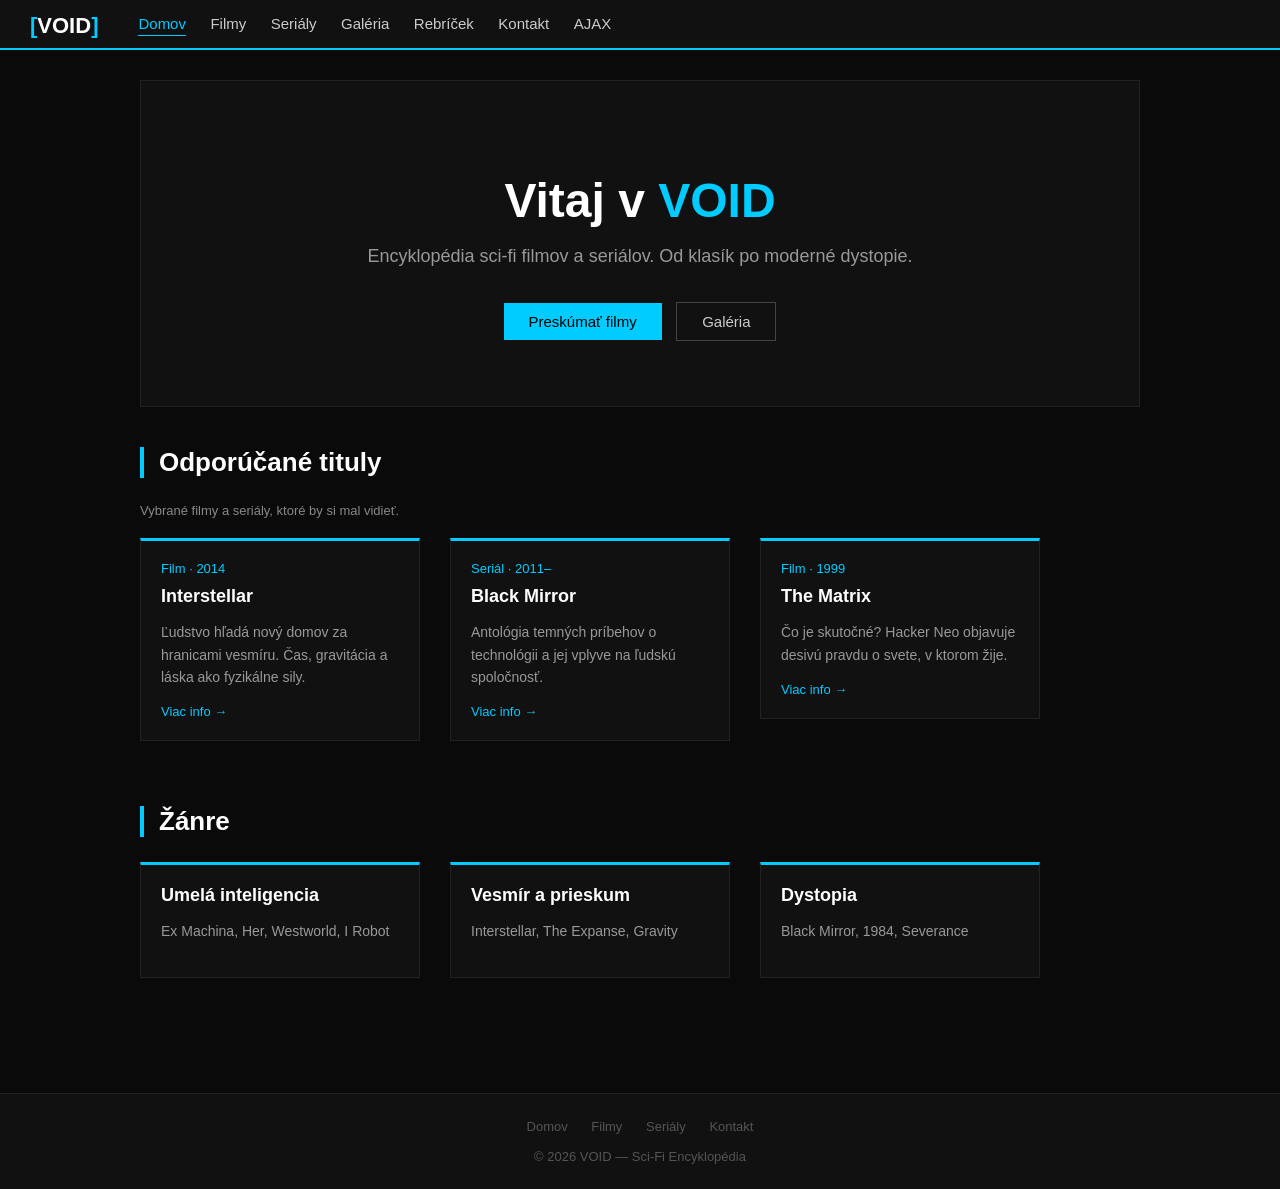
<file: index.html>
<!DOCTYPE html>
<html lang="sk">
<head>
    <meta charset="UTF-8">
    <meta name="viewport" content="width=device-width, initial-scale=1.0">
    <title>Sci-Fi Portal</title>
    <link rel="stylesheet" href="css/style.css">
</head>
<body>

<nav>
    <div class="logo"><span>[</span>VOID<span>]</span></div>
    <ul>
        <li><a href="index.html" class="active">Domov</a></li>
        <li><a href="pages/filmy.html">Filmy</a></li>
        <li><a href="pages/serialy.html">Seriály</a></li>
        <li><a href="pages/galeria.html">Galéria</a></li>
        <li><a href="pages/rebricek.html">Rebríček</a></li>
        <li><a href="pages/kontakt.html">Kontakt</a></li>
        <li><a href="ajax.html">AJAX</a></li>
    </ul>
</nav>

<div class="obsah">

    <div class="hero">
        <h1>Vitaj v <span>VOID</span></h1>
        <p>Encyklopédia sci-fi filmov a seriálov. Od klasík po moderné dystopie.</p>
        <a href="pages/filmy.html" class="tlacidlo">Preskúmať filmy</a>
        <a href="pages/galeria.html" class="tlacidlo-obrys">Galéria</a>
    </div>

    <h2 class="nadpis-sekcie">Odporúčané tituly</h2>
    <p class="popis-sekcie">Vybrané filmy a seriály, ktoré by si mal vidieť.</p>

    <div class="karty">
        <div class="karta">
            <div class="rok">Film · 2014</div>
            <h3>Interstellar</h3>
            <p>Ľudstvo hľadá nový domov za hranicami vesmíru. Čas, gravitácia a láska ako fyzikálne sily.</p>
            <a href="pages/filmy.html">Viac info →</a>
        </div>
        <div class="karta">
            <div class="rok">Seriál · 2011–</div>
            <h3>Black Mirror</h3>
            <p>Antológia temných príbehov o technológii a jej vplyve na ľudskú spoločnosť.</p>
            <a href="pages/serialy.html">Viac info →</a>
        </div>
        <div class="karta">
            <div class="rok">Film · 1999</div>
            <h3>The Matrix</h3>
            <p>Čo je skutočné? Hacker Neo objavuje desivú pravdu o svete, v ktorom žije.</p>
            <a href="pages/filmy.html">Viac info →</a>
        </div>
    </div>

    <h2 class="nadpis-sekcie">Žánre</h2>
    <div class="karty">
        <div class="karta">
            <h3>Umelá inteligencia</h3>
            <p>Ex Machina, Her, Westworld, I Robot</p>
        </div>
        <div class="karta">
            <h3>Vesmír a prieskum</h3>
            <p>Interstellar, The Expanse, Gravity</p>
        </div>
        <div class="karta">
            <h3>Dystopia</h3>
            <p>Black Mirror, 1984, Severance</p>
        </div>
    </div>

</div>

<footer>
    <a href="index.html">Domov</a>
    <a href="pages/filmy.html">Filmy</a>
    <a href="pages/serialy.html">Seriály</a>
    <a href="pages/kontakt.html">Kontakt</a>
    <br><br>
    © 2026 VOID — Sci-Fi Encyklopédia
</footer>

<script src="js/main.js"></script>
</body>
</html>
</file>
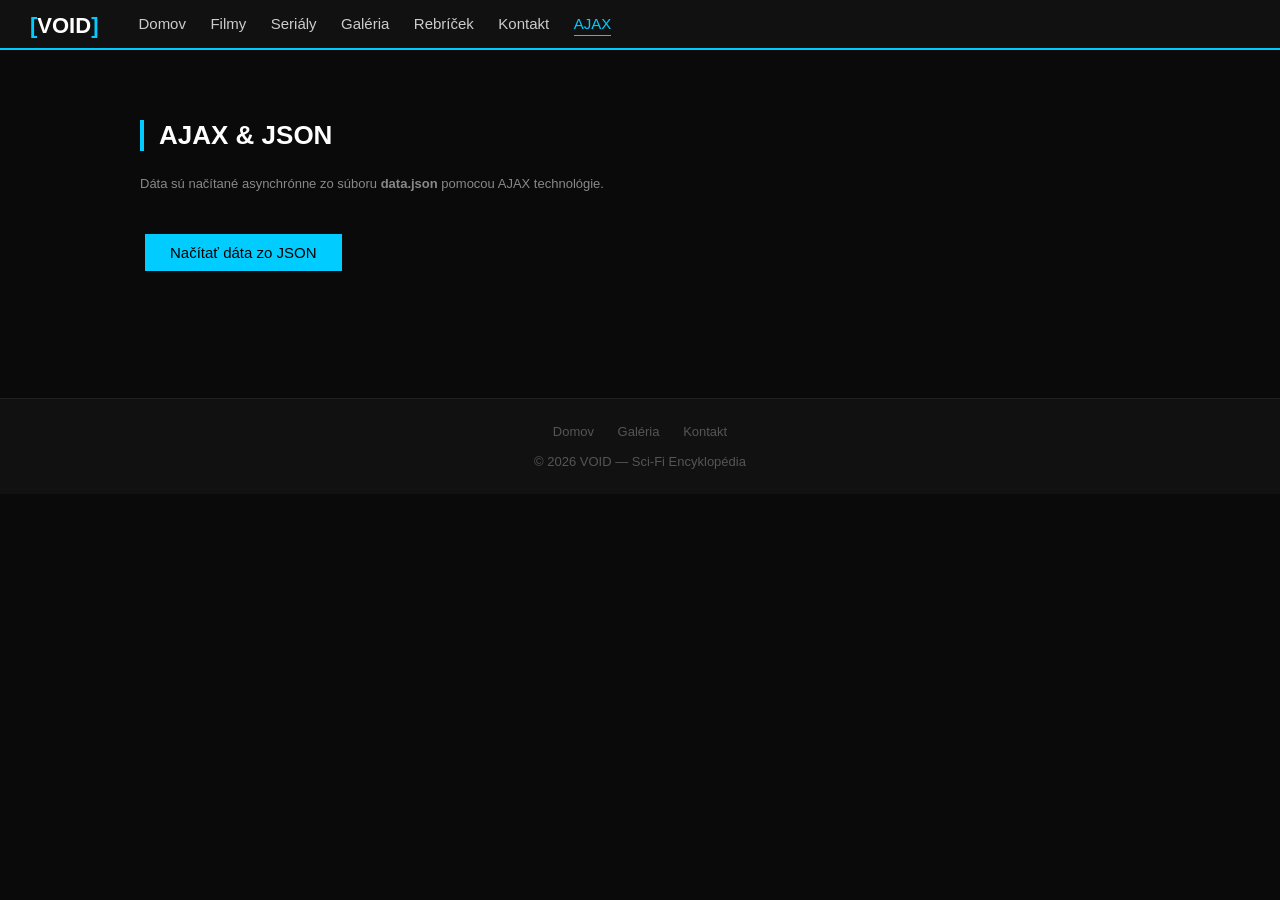
<file: pages/ajax.html>
<!DOCTYPE html>
<html lang="sk">
<head>
    <meta charset="UTF-8">
    <meta name="viewport" content="width=device-width, initial-scale=1.0">
    <title>AJAX Dáta — Sci-Fi Portal</title>
    <link rel="stylesheet" href="../css/style.css">
</head>
<body>

<nav>
    <div class="logo"><span>[</span>VOID<span>]</span></div>
    <ul>
        <li><a href="../index.html">Domov</a></li>
        <li><a href="filmy.html">Filmy</a></li>
        <li><a href="serialy.html">Seriály</a></li>
        <li><a href="galeria.html">Galéria</a></li>
        <li><a href="rebricek.html">Rebríček</a></li>
        <li><a href="kontakt.html">Kontakt</a></li>
        <li><a href="ajax.html" class="active">AJAX</a></li>
    </ul>
</nav>

<div class="obsah">

    <h1 class="nadpis-sekcie">AJAX & JSON</h1>
    <p class="popis-sekcie">Dáta sú načítané asynchrónne zo súboru <strong>data.json</strong> pomocou AJAX technológie.</p>

    <br>
    <button class="tlacidlo" onclick="nacitajData()">Načítať dáta zo JSON</button>
    <br><br>

    <p id="stav" style="color:#888888; font-size:14px;"></p>

    <div id="tabulka"></div>

</div>

<footer>
    <a href="../index.html">Domov</a>
    <a href="galeria.html">Galéria</a>
    <a href="kontakt.html">Kontakt</a>
    <br><br>
    © 2026 VOID — Sci-Fi Encyklopédia
</footer>

<script src="../js/main.js"></script>

<script>
    function nacitajData() {

        document.getElementById("stav").textContent = "Načítavam dáta...";

        var xhr = new XMLHttpRequest();

        xhr.open("GET", "../data.json", true);

        xhr.onload = function() {

            if (xhr.status === 200) {

                var data = JSON.parse(xhr.responseText);

                document.getElementById("stav").textContent = "Načítané " + data.length + " záznamov.";

                vykreslTabulku(data);

            } else {
                document.getElementById("stav").textContent = "Chyba pri načítaní súboru.";
            }
        };

        xhr.send();
    }

    function vykreslTabulku(data) {

        var html = "<table>";

        html = html + "<thead><tr>";
        html = html + "<th>Názov</th>";
        html = html + "<th>Rok</th>";
        html = html + "<th>Typ</th>";
        html = html + "<th>Režisér</th>";
        html = html + "<th>Žánre</th>";
        html = html + "<th>IMDB</th>";
        html = html + "<th>Rotten Tomatoes</th>";
        html = html + "</tr></thead>";

        html = html + "<tbody>";

        for (var i = 0; i < data.length; i++) {
            var film = data[i];

            var zanre = film.info.zanre.join(", ");

            html = html + "<tr>";
            html = html + "<td>" + film.nazov + "</td>";
            html = html + "<td>" + film.rok + "</td>";
            html = html + "<td>" + film.typ + "</td>";
            html = html + "<td>" + film.info.reziser + "</td>";      // úroveň 2
            html = html + "<td>" + zanre + "</td>";                   // úroveň 2
            html = html + "<td>" + film.info.hodnotenie.imdb + "</td>"; // úroveň 3
            html = html + "<td>" + film.info.hodnotenie.rt + "%</td>";  // úroveň 3
            html = html + "</tr>";
        }

        html = html + "</tbody></table>";

        document.getElementById("tabulka").innerHTML = html;
    }
</script>

</body>
</html>
</file>
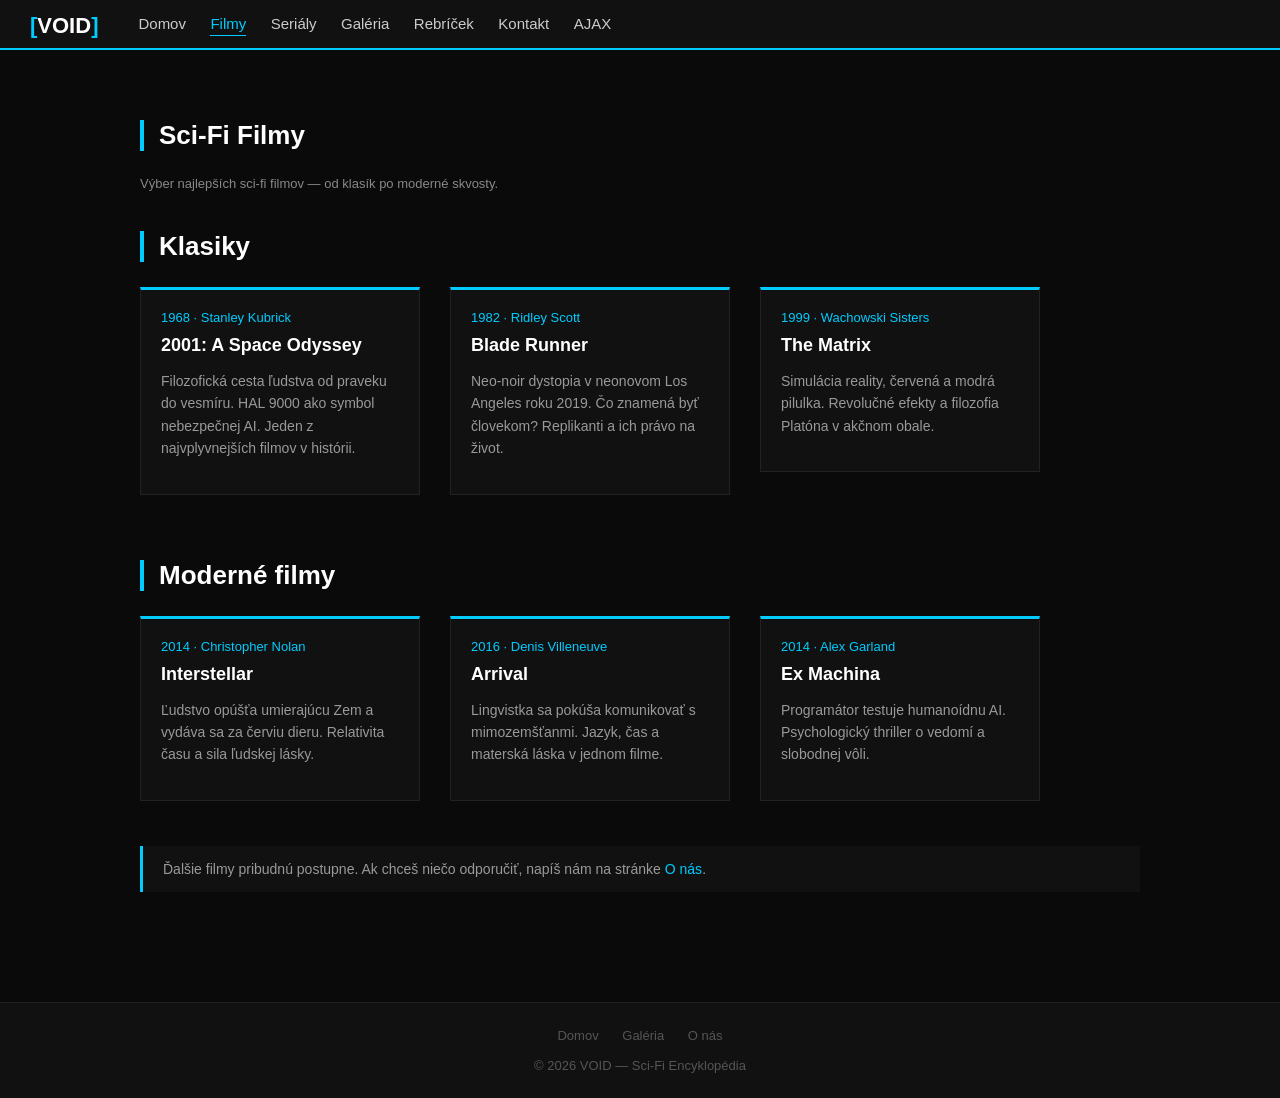
<file: pages/filmy.html>
<!DOCTYPE html>
<html lang="sk">
<head>
    <meta charset="UTF-8">
    <meta name="viewport" content="width=device-width, initial-scale=1.0">
    <title>Filmy — Sci-Fi Portal</title>
    <link rel="stylesheet" href="../css/style.css">
</head>
<body>

<nav>
    <div class="logo"><span>[</span>VOID<span>]</span></div>
    <ul>
        <li><a href="../index.html">Domov</a></li>
        <li><a href="filmy.html" class="active">Filmy</a></li>
        <li><a href="serialy.html">Seriály</a></li>
        <li><a href="galeria.html">Galéria</a></li>
        <li><a href="rebricek.html">Rebríček</a></li>
        <li><a href="kontakt.html">Kontakt</a></li>
        <li><a href="ajax.html">AJAX</a></li>
    </ul>
</nav>

<div class="obsah">

    <h1 class="nadpis-sekcie">Sci-Fi Filmy</h1>
    <p class="popis-sekcie">Výber najlepších sci-fi filmov — od klasík po moderné skvosty.</p>

    <h2 class="nadpis-sekcie">Klasiky</h2>
    <div class="karty">
        <div class="karta">
            <div class="rok">1968 · Stanley Kubrick</div>
            <h3>2001: A Space Odyssey</h3>
            <p>Filozofická cesta ľudstva od praveku do vesmíru. HAL 9000 ako symbol nebezpečnej AI. Jeden z najvplyvnejších filmov v histórii.</p>
        </div>
        <div class="karta">
            <div class="rok">1982 · Ridley Scott</div>
            <h3>Blade Runner</h3>
            <p>Neo-noir dystopia v neonovom Los Angeles roku 2019. Čo znamená byť človekom? Replikanti a ich právo na život.</p>
        </div>
        <div class="karta">
            <div class="rok">1999 · Wachowski Sisters</div>
            <h3>The Matrix</h3>
            <p>Simulácia reality, červená a modrá pilulka. Revolučné efekty a filozofia Platóna v akčnom obale.</p>
        </div>
    </div>

    <h2 class="nadpis-sekcie">Moderné filmy</h2>
    <div class="karty">
        <div class="karta">
            <div class="rok">2014 · Christopher Nolan</div>
            <h3>Interstellar</h3>
            <p>Ľudstvo opúšťa umierajúcu Zem a vydáva sa za červiu dieru. Relativita času a sila ľudskej lásky.</p>
        </div>
        <div class="karta">
            <div class="rok">2016 · Denis Villeneuve</div>
            <h3>Arrival</h3>
            <p>Lingvistka sa pokúša komunikovať s mimozemšťanmi. Jazyk, čas a materská láska v jednom filme.</p>
        </div>
        <div class="karta">
            <div class="rok">2014 · Alex Garland</div>
            <h3>Ex Machina</h3>
            <p>Programátor testuje humanoídnu AI. Psychologický thriller o vedomí a slobodnej vôli.</p>
        </div>
    </div>

    <div class="info-box">
        Ďalšie filmy pribudnú postupne. Ak chceš niečo odporučiť, napíš nám na stránke <a href="kontakt.html">O nás</a>.
    </div>

</div>

<footer>
    <a href="../index.html">Domov</a>
    <a href="galeria.html">Galéria</a>
    <a href="kontakt.html">O nás</a>
    <br><br>
    © 2026 VOID — Sci-Fi Encyklopédia
</footer>

<script src="../js/main.js"></script>
</body>
</html>
</file>
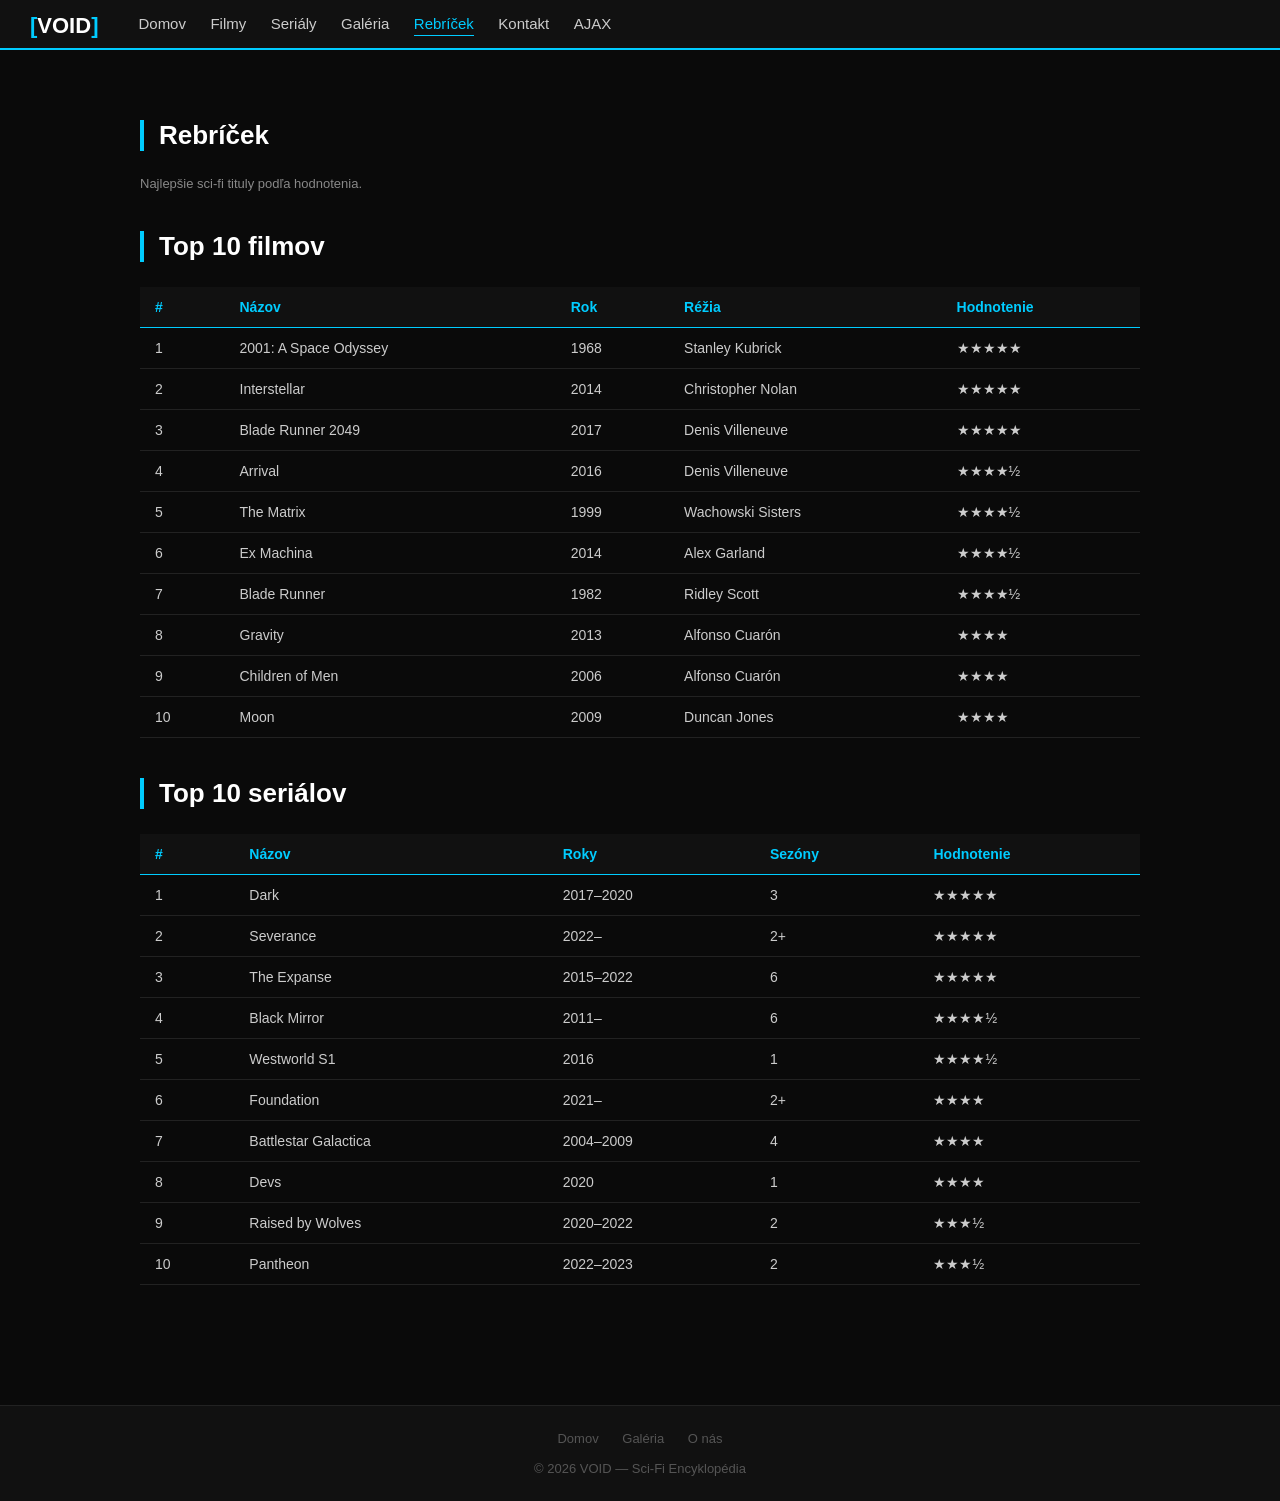
<file: pages/rebricek.html>
<!DOCTYPE html>
<html lang="sk">
<head>
    <meta charset="UTF-8">
    <meta name="viewport" content="width=device-width, initial-scale=1.0">
    <title>Rebríček — Sci-Fi Portal</title>
    <link rel="stylesheet" href="../css/style.css">
</head>
<body>

<nav>
    <div class="logo"><span>[</span>VOID<span>]</span></div>
    <ul>
        <li><a href="../index.html">Domov</a></li>
        <li><a href="filmy.html">Filmy</a></li>
        <li><a href="serialy.html">Seriály</a></li>
        <li><a href="galeria.html">Galéria</a></li>
        <li><a href="rebricek.html" class="active">Rebríček</a></li>
        <li><a href="kontakt.html">Kontakt</a></li>
        <li><a href="ajax.html">AJAX</a></li>
    </ul>
</nav>

<div class="obsah">

    <h1 class="nadpis-sekcie">Rebríček</h1>
    <p class="popis-sekcie">Najlepšie sci-fi tituly podľa hodnotenia.</p>

    <h2 class="nadpis-sekcie">Top 10 filmov</h2>
    <table>
        <thead>
            <tr>
                <th>#</th>
                <th>Názov</th>
                <th>Rok</th>
                <th>Réžia</th>
                <th>Hodnotenie</th>
            </tr>
        </thead>
        <tbody>
            <tr>
                <td>1</td>
                <td>2001: A Space Odyssey</td>
                <td>1968</td>
                <td>Stanley Kubrick</td>
                <td>★★★★★</td>
            </tr>
            <tr>
                <td>2</td>
                <td>Interstellar</td>
                <td>2014</td>
                <td>Christopher Nolan</td>
                <td>★★★★★</td>
            </tr>
            <tr>
                <td>3</td>
                <td>Blade Runner 2049</td>
                <td>2017</td>
                <td>Denis Villeneuve</td>
                <td>★★★★★</td>
            </tr>
            <tr>
                <td>4</td>
                <td>Arrival</td>
                <td>2016</td>
                <td>Denis Villeneuve</td>
                <td>★★★★½</td>
            </tr>
            <tr>
                <td>5</td>
                <td>The Matrix</td>
                <td>1999</td>
                <td>Wachowski Sisters</td>
                <td>★★★★½</td>
            </tr>
            <tr>
                <td>6</td>
                <td>Ex Machina</td>
                <td>2014</td>
                <td>Alex Garland</td>
                <td>★★★★½</td>
            </tr>
            <tr>
                <td>7</td>
                <td>Blade Runner</td>
                <td>1982</td>
                <td>Ridley Scott</td>
                <td>★★★★½</td>
            </tr>
            <tr>
                <td>8</td>
                <td>Gravity</td>
                <td>2013</td>
                <td>Alfonso Cuarón</td>
                <td>★★★★</td>
            </tr>
            <tr>
                <td>9</td>
                <td>Children of Men</td>
                <td>2006</td>
                <td>Alfonso Cuarón</td>
                <td>★★★★</td>
            </tr>
            <tr>
                <td>10</td>
                <td>Moon</td>
                <td>2009</td>
                <td>Duncan Jones</td>
                <td>★★★★</td>
            </tr>
        </tbody>
    </table>

    <h2 class="nadpis-sekcie">Top 10 seriálov</h2>
    <table>
        <thead>
            <tr>
                <th>#</th>
                <th>Názov</th>
                <th>Roky</th>
                <th>Sezóny</th>
                <th>Hodnotenie</th>
            </tr>
        </thead>
        <tbody>
            <tr><td>1</td><td>Dark</td><td>2017–2020</td><td>3</td><td>★★★★★</td></tr>
            <tr><td>2</td><td>Severance</td><td>2022–</td><td>2+</td><td>★★★★★</td></tr>
            <tr><td>3</td><td>The Expanse</td><td>2015–2022</td><td>6</td><td>★★★★★</td></tr>
            <tr><td>4</td><td>Black Mirror</td><td>2011–</td><td>6</td><td>★★★★½</td></tr>
            <tr><td>5</td><td>Westworld S1</td><td>2016</td><td>1</td><td>★★★★½</td></tr>
            <tr><td>6</td><td>Foundation</td><td>2021–</td><td>2+</td><td>★★★★</td></tr>
            <tr><td>7</td><td>Battlestar Galactica</td><td>2004–2009</td><td>4</td><td>★★★★</td></tr>
            <tr><td>8</td><td>Devs</td><td>2020</td><td>1</td><td>★★★★</td></tr>
            <tr><td>9</td><td>Raised by Wolves</td><td>2020–2022</td><td>2</td><td>★★★½</td></tr>
            <tr><td>10</td><td>Pantheon</td><td>2022–2023</td><td>2</td><td>★★★½</td></tr>
        </tbody>
    </table>

</div>

<footer>
    <a href="../index.html">Domov</a>
    <a href="galeria.html">Galéria</a>
    <a href="kontakt.html">O nás</a>
    <br><br>
    © 2026 VOID — Sci-Fi Encyklopédia
</footer>

<script src="../js/main.js"></script>
</body>
</html>
</file>
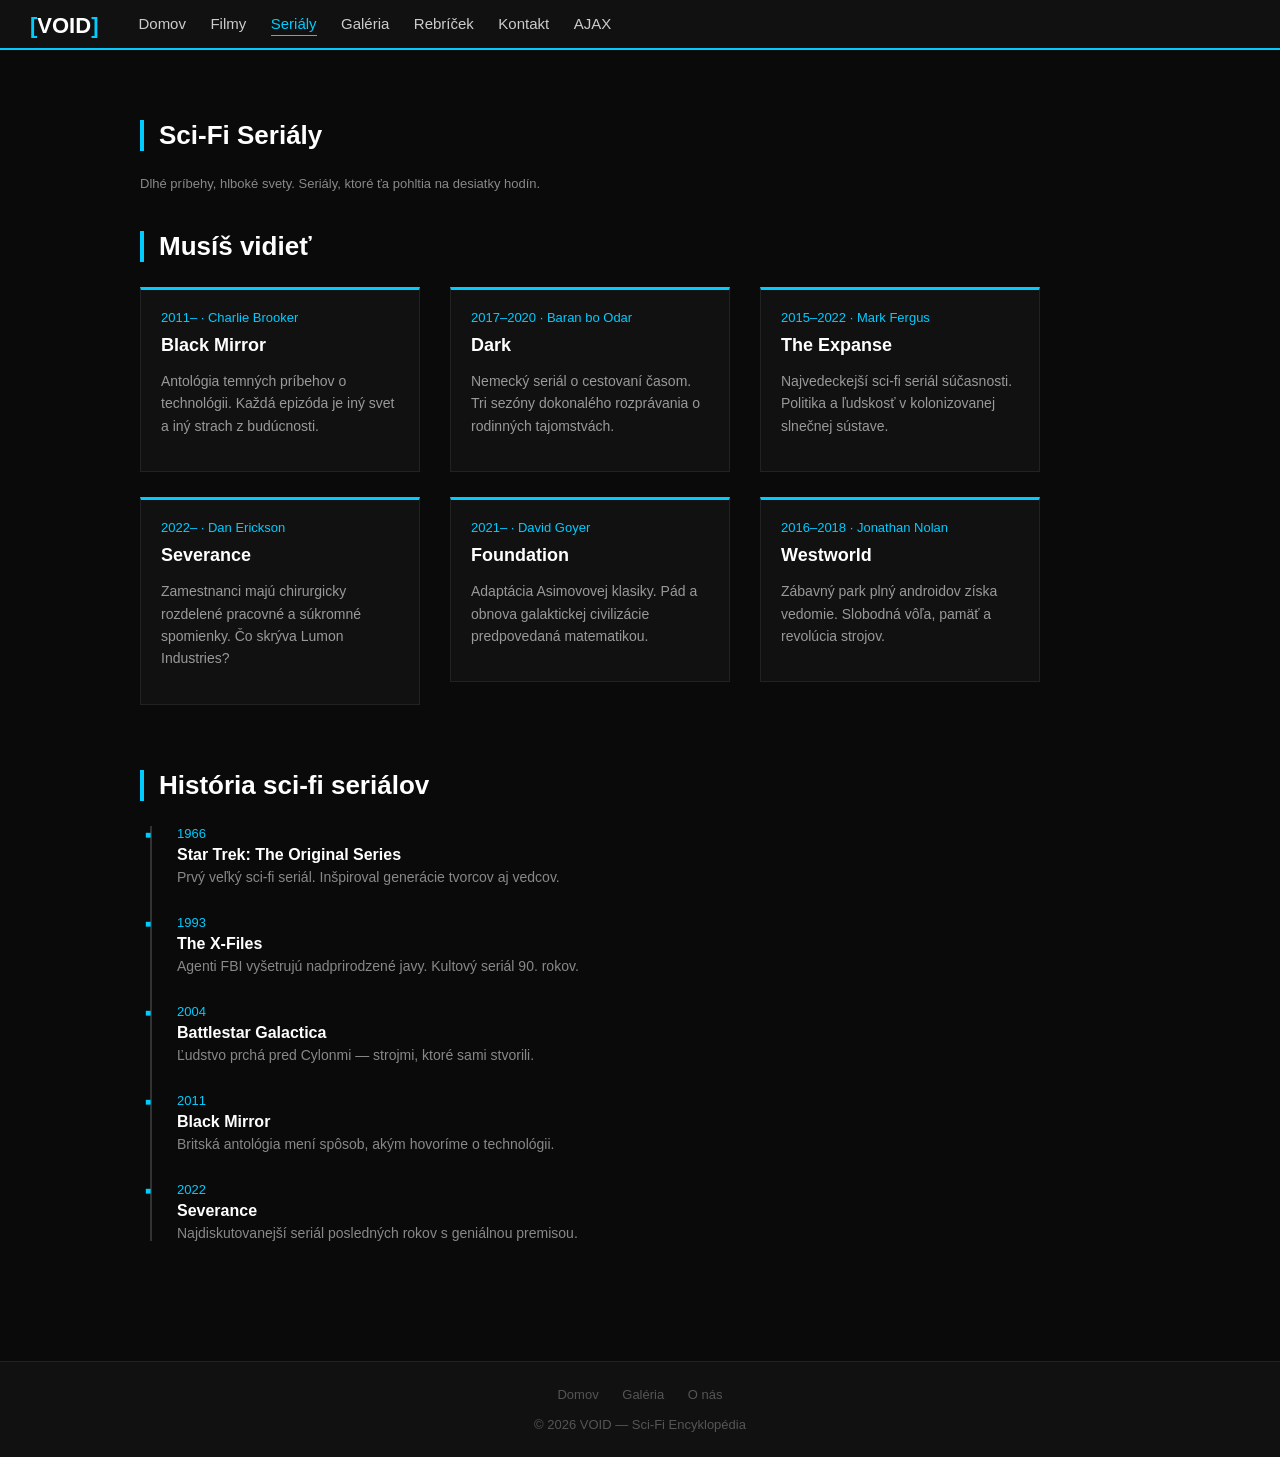
<file: pages/serialy.html>
<!DOCTYPE html>
<html lang="sk">
<head>
    <meta charset="UTF-8">
    <meta name="viewport" content="width=device-width, initial-scale=1.0">
    <title>Seriály — Sci-Fi Portal</title>
    <link rel="stylesheet" href="../css/style.css">
</head>
<body>

<nav>
    <div class="logo"><span>[</span>VOID<span>]</span></div>
    <ul>
        <li><a href="../index.html">Domov</a></li>
        <li><a href="filmy.html">Filmy</a></li>
        <li><a href="serialy.html" class="active">Seriály</a></li>
        <li><a href="galeria.html">Galéria</a></li>
        <li><a href="rebricek.html">Rebríček</a></li>
        <li><a href="kontakt.html">Kontakt</a></li>
        <li><a href="ajax.html">AJAX</a></li>
    </ul>
</nav>

<div class="obsah">

    <h1 class="nadpis-sekcie">Sci-Fi Seriály</h1>
    <p class="popis-sekcie">Dlhé príbehy, hlboké svety. Seriály, ktoré ťa pohltia na desiatky hodín.</p>

    <h2 class="nadpis-sekcie">Musíš vidieť</h2>
    <div class="karty">
        <div class="karta">
            <div class="rok">2011– · Charlie Brooker</div>
            <h3>Black Mirror</h3>
            <p>Antológia temných príbehov o technológii. Každá epizóda je iný svet a iný strach z budúcnosti.</p>
        </div>
        <div class="karta">
            <div class="rok">2017–2020 · Baran bo Odar</div>
            <h3>Dark</h3>
            <p>Nemecký seriál o cestovaní časom. Tri sezóny dokonalého rozprávania o rodinných tajomstvách.</p>
        </div>
        <div class="karta">
            <div class="rok">2015–2022 · Mark Fergus</div>
            <h3>The Expanse</h3>
            <p>Najvedeckejší sci-fi seriál súčasnosti. Politika a ľudskosť v kolonizovanej slnečnej sústave.</p>
        </div>
        <div class="karta">
            <div class="rok">2022– · Dan Erickson</div>
            <h3>Severance</h3>
            <p>Zamestnanci majú chirurgicky rozdelené pracovné a súkromné spomienky. Čo skrýva Lumon Industries?</p>
        </div>
        <div class="karta">
            <div class="rok">2021– · David Goyer</div>
            <h3>Foundation</h3>
            <p>Adaptácia Asimovovej klasiky. Pád a obnova galaktickej civilizácie predpovedaná matematikou.</p>
        </div>
        <div class="karta">
            <div class="rok">2016–2018 · Jonathan Nolan</div>
            <h3>Westworld</h3>
            <p>Zábavný park plný androidov získa vedomie. Slobodná vôľa, pamäť a revolúcia strojov.</p>
        </div>
    </div>

    <h2 class="nadpis-sekcie">História sci-fi seriálov</h2>
    <div class="casova-os">
        <div class="casova-os-item">
            <div class="rok">1966</div>
            <h4>Star Trek: The Original Series</h4>
            <p>Prvý veľký sci-fi seriál. Inšpiroval generácie tvorcov aj vedcov.</p>
        </div>
        <div class="casova-os-item">
            <div class="rok">1993</div>
            <h4>The X-Files</h4>
            <p>Agenti FBI vyšetrujú nadprirodzené javy. Kultový seriál 90. rokov.</p>
        </div>
        <div class="casova-os-item">
            <div class="rok">2004</div>
            <h4>Battlestar Galactica</h4>
            <p>Ľudstvo prchá pred Cylonmi — strojmi, ktoré sami stvorili.</p>
        </div>
        <div class="casova-os-item">
            <div class="rok">2011</div>
            <h4>Black Mirror</h4>
            <p>Britská antológia mení spôsob, akým hovoríme o technológii.</p>
        </div>
        <div class="casova-os-item">
            <div class="rok">2022</div>
            <h4>Severance</h4>
            <p>Najdiskutovanejší seriál posledných rokov s geniálnou premisou.</p>
        </div>
    </div>

</div>

<footer>
    <a href="../index.html">Domov</a>
    <a href="galeria.html">Galéria</a>
    <a href="kontakt.html">O nás</a>
    <br><br>
    © 2026 VOID — Sci-Fi Encyklopédia
</footer>

<script src="../js/main.js"></script>
</body>
</html>
</file>
<file: css/style.css>
body {
    background-color: #0a0a0a;
    color: #cccccc;
    font-family: Arial, sans-serif;
    font-size: 16px;
    margin: 0;
    padding: 0;
}

a {
    color: #00ccff;
    text-decoration: none;
}

a:hover {
    text-decoration: underline;
    color: #ffffff;
}

img {
    max-width: 100%;
}

nav {
    background-color: #111111;
    border-bottom: 2px solid #00ccff;
    padding: 15px 30px;
}

nav ul {
    list-style: none;
    margin: 0;
    padding: 0;
}

nav ul li {
    display: inline;
    margin-right: 20px;
}

nav ul li a {
    color: #cccccc;
    font-size: 15px;
}

nav ul li a:hover {
    color: #00ccff;
    text-decoration: none;
}

nav ul li a.active {
    color: #00ccff;
    border-bottom: 1px solid #00ccff;
    padding-bottom: 3px;
}

.logo {
    font-size: 22px;
    color: #ffffff;
    font-weight: bold;
    float: left;
    margin-right: 40px;
    line-height: 1;
}

.logo span {
    color: #00ccff;
}

.obsah {
    max-width: 1000px;
    margin: 0 auto;
    padding: 30px 20px;
}

.hero {
    background-color: #111111;
    border: 1px solid #222222;
    padding: 60px 40px;
    text-align: center;
    margin-bottom: 40px;
}

.hero h1 {
    font-size: 48px;
    color: #ffffff;
    margin-bottom: 15px;
}

.hero h1 span {
    color: #00ccff;
}

.hero p {
    color: #999999;
    font-size: 18px;
    margin-bottom: 30px;
}

.tlacidlo {
    background-color: #00ccff;
    color: #000000;
    padding: 10px 25px;
    border: none;
    font-size: 15px;
    cursor: pointer;
    text-decoration: none;
    display: inline-block;
    margin: 5px;
}

.tlacidlo:hover {
    background-color: #ffffff;
    text-decoration: none;
    color: #000000;
}

.tlacidlo-obrys {
    background-color: transparent;
    color: #cccccc;
    padding: 10px 25px;
    border: 1px solid #444444;
    font-size: 15px;
    cursor: pointer;
    text-decoration: none;
    display: inline-block;
    margin: 5px;
}

.tlacidlo-obrys:hover {
    border-color: #00ccff;
    color: #00ccff;
    text-decoration: none;
}

.nadpis-sekcie {
    color: #ffffff;
    font-size: 26px;
    border-left: 4px solid #00ccff;
    padding-left: 15px;
    margin-bottom: 25px;
    margin-top: 40px;
}

.popis-sekcie {
    color: #888888;
    font-size: 13px;
    margin-bottom: 20px;
}

.karty {
    overflow: hidden;
}

.karta {
    background-color: #111111;
    border: 1px solid #222222;
    border-top: 3px solid #00ccff;
    padding: 20px;
    width: 28%;
    float: left;
    margin-right: 3%;
    margin-bottom: 25px;
    box-sizing: border-box;
}

.karta:nth-child(3n) {
    margin-right: 0;
}

.karta h3 {
    color: #ffffff;
    font-size: 18px;
    margin-top: 0;
    margin-bottom: 8px;
}

.karta .rok {
    color: #00ccff;
    font-size: 13px;
    margin-bottom: 10px;
}

.karta p {
    color: #999999;
    font-size: 14px;
    line-height: 1.6;
}

.karta a {
    font-size: 13px;
}

table {
    width: 100%;
    border-collapse: collapse;
    margin-bottom: 30px;
}

table th {
    background-color: #111111;
    color: #00ccff;
    padding: 12px 15px;
    text-align: left;
    font-size: 14px;
    border-bottom: 1px solid #00ccff;
}

table td {
    padding: 12px 15px;
    border-bottom: 1px solid #222222;
    color: #cccccc;
    font-size: 14px;
}

table tr:hover td {
    background-color: #111111;
}

.galeria {
    overflow: hidden;
}

.galeria-obrazok {
    width: 22%;
    height: 160px;
    object-fit: cover;
    float: left;
    margin-right: 3%;
    margin-bottom: 20px;
    cursor: pointer;
    position: relative;
}

.galeria-obrazok:nth-child(4n) {
    margin-right: 0;
}

.galeria-obrazok img {
    width: 100%;
    border: 1px solid #222222;
    display: block;
}

.galeria-obrazok img:hover {
    border-color: #00ccff;
    opacity: 0.8;
}

.galeria-obrazok p {
    color: #888888;
    font-size: 12px;
    text-align: center;
    margin-top: 5px;
}

#lightbox {
    display: none;
    position: fixed;
    top: 0;
    left: 0;
    width: 100%;
    height: 100%;
    background-color: rgba(0, 0, 0, 0.92);
    text-align: center;
    z-index: 1000;
}

#lightbox img {
    max-width: 80%;
    max-height: 80%;
    margin-top: 60px;
    border: 1px solid #333333;
}

#lightbox p {
    color: #aaaaaa;
    margin-top: 15px;
    font-size: 14px;
}

#lightbox-zatvorit {
    position: absolute;
    top: 20px;
    right: 30px;
    color: #cccccc;
    font-size: 30px;
    cursor: pointer;
    background: none;
    border: none;
}

#lightbox-zatvorit:hover {
    color: #00ccff;
}

.formular label {
    display: block;
    color: #aaaaaa;
    font-size: 14px;
    margin-bottom: 5px;
    margin-top: 15px;
}

.formular input,
.formular textarea,
.formular select {
    width: 100%;
    background-color: #111111;
    border: 1px solid #333333;
    color: #cccccc;
    padding: 10px;
    font-size: 14px;
    font-family: Arial, sans-serif;
    box-sizing: border-box;
}

.formular input:focus,
.formular textarea:focus {
    border-color: #00ccff;
    outline: none;
}

.formular input[type="radio"],
.formular input[type="checkbox"] {
    width: auto;
}

.formular textarea {
    height: 120px;
    resize: vertical;
}

.casova-os {
    border-left: 2px solid #333333;
    padding-left: 25px;
    margin-left: 10px;
}

.casova-os-item {
    margin-bottom: 30px;
    position: relative;
}

.casova-os-item::before {
    content: "■";
    color: #00ccff;
    position: absolute;
    left: -32px;
    font-size: 10px;
    top: 3px;
}

.casova-os-item .rok {
    color: #00ccff;
    font-size: 13px;
    margin-bottom: 5px;
}

.casova-os-item h4 {
    color: #ffffff;
    margin: 0 0 5px 0;
}

.casova-os-item p {
    color: #888888;
    font-size: 14px;
    margin: 0;
}

.info-box {
    background-color: #111111;
    border-left: 3px solid #00ccff;
    padding: 15px 20px;
    margin: 20px 0;
    color: #999999;
    font-size: 14px;
}

footer {
    background-color: #111111;
    border-top: 1px solid #222222;
    padding: 25px 30px;
    text-align: center;
    color: #555555;
    font-size: 13px;
    margin-top: 60px;
}

footer a {
    color: #555555;
    margin: 0 10px;
}

footer a:hover {
    color: #00ccff;
    text-decoration: none;
}
</file>
